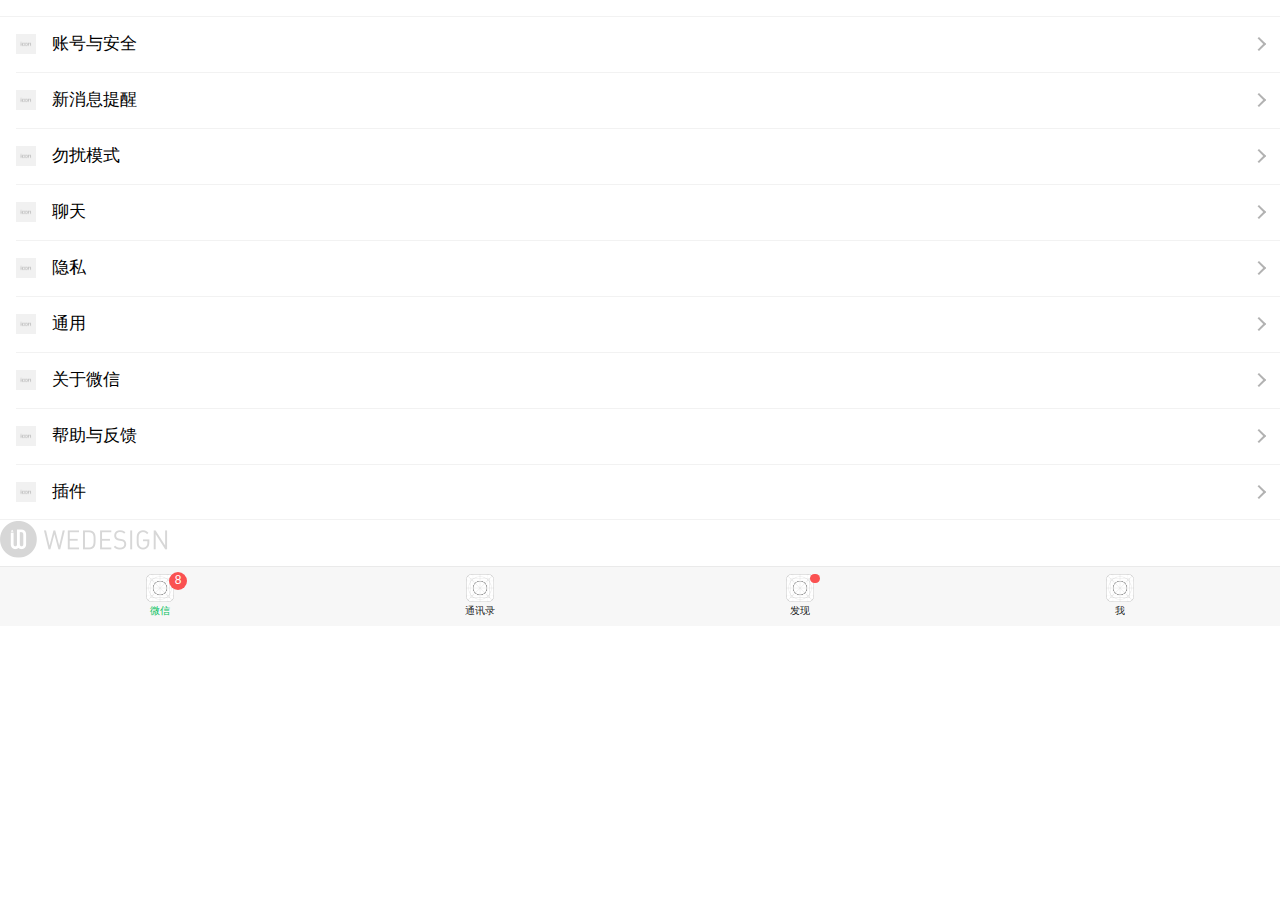
<file: we-ui-demo/instruction.html>
<!DOCTYPE html>
<html>

	<head>
		<meta charset="UTF-8">
		<title></title>
		<link rel="stylesheet" href="./css/weui.min.css" />
	</head>

	<body>
		<div class="page">
			<div class="page_bd">
				<div class="weui-cells__title"></div>
				<div class="weui-cells">
					<a class="weui-cell weui-cell_access weui-cell_example">
						<div class="weui-cell__hd"><img src="[data-uri]" alt="" style="width:20px;margin-right:16px;display:block"></div>
						<div class="weui-cell__bd">
							<p>账号与安全</p>
						</div>
						<div class="weui-cell__ft"></div>
					</a>
					<a class="weui-cell weui-cell_access weui-cell_example">
						<div class="weui-cell__hd"><img src="[data-uri]" alt="" style="width:20px;margin-right:16px;display:block"></div>
						<div class="weui-cell__bd">
							<p>新消息提醒</p>
						</div>
						<div class="weui-cell__ft"></div>
					</a>
					
					<a class="weui-cell weui-cell_access weui-cell_example">
						<div class="weui-cell__hd"><img src="[data-uri]" alt="" style="width:20px;margin-right:16px;display:block"></div>
						<div class="weui-cell__bd">
							<p>勿扰模式</p>
						</div>
						<div class="weui-cell__ft"></div>
					</a>
					<a class="weui-cell weui-cell_access weui-cell_example">
						<div class="weui-cell__hd"><img src="[data-uri]" alt="" style="width:20px;margin-right:16px;display:block"></div>
						<div class="weui-cell__bd">
							<p>聊天</p>
						</div>
						<div class="weui-cell__ft"></div>
					</a>
					<a class="weui-cell weui-cell_access weui-cell_example">
						<div class="weui-cell__hd"><img src="[data-uri]" alt="" style="width:20px;margin-right:16px;display:block"></div>
						<div class="weui-cell__bd">
							<p>隐私</p>
						</div>
						<div class="weui-cell__ft"></div>
					</a>
					<a class="weui-cell weui-cell_access weui-cell_example">
						<div class="weui-cell__hd"><img src="[data-uri]" alt="" style="width:20px;margin-right:16px;display:block"></div>
						<div class="weui-cell__bd">
							<p>通用</p>
						</div>
						<div class="weui-cell__ft"></div>
					</a>
					<a class="weui-cell weui-cell_access weui-cell_example">
						<div class="weui-cell__hd"><img src="[data-uri]" alt="" style="width:20px;margin-right:16px;display:block"></div>
						<div class="weui-cell__bd">
							<p>关于微信</p>
						</div>
						<div class="weui-cell__ft"></div>
					</a>
					<a class="weui-cell weui-cell_access weui-cell_example">
						<div class="weui-cell__hd"><img src="[data-uri]" alt="" style="width:20px;margin-right:16px;display:block"></div>
						<div class="weui-cell__bd">
							<p>帮助与反馈</p>
						</div>
						<div class="weui-cell__ft"></div>
					</a>
					<a class="weui-cell weui-cell_access weui-cell_example">
						<div class="weui-cell__hd"><img src="[data-uri]" alt="" style="width:20px;margin-right:16px;display:block"></div>
						<div class="weui-cell__bd">
							<p>插件</p>
						</div>
						<div class="weui-cell__ft"></div>
					</a>
				</div>
			</div>
			<div class="page__ft">
				<a href="javascript:home()"><img src="./images/icon_footer_link.png" /></a>
			</div>
		</div>
		<div class="page__bd" style="height: 100%;">
        <div class="weui-tab">
            <div class="weui-tab__panel">

            </div>
            <div class="weui-tabbar">
                <a href="javascript:;" class="weui-tabbar__item weui-bar__item_on">
                    <span style="display: inline-block;position: relative;">
                        <img src="./images/icon_tabbar.png" alt="" class="weui-tabbar__icon">
                        <span class="weui-badge" style="position: absolute;top: -2px;right: -13px;">8</span>
                    </span>
                    <p class="weui-tabbar__label">微信</p>
                </a>
                <a href="javascript:;" class="weui-tabbar__item">
                    <img src="./images/icon_tabbar.png" alt="" class="weui-tabbar__icon">
                    <p class="weui-tabbar__label">通讯录</p>
                </a>
                <a href="javascript:;" class="weui-tabbar__item">
                    <span style="display: inline-block;position: relative;">
                        <img src="./images/icon_tabbar.png" alt="" class="weui-tabbar__icon">
                        <span class="weui-badge weui-badge_dot" style="position: absolute;top: 0;right: -6px;"></span>
                    </span>
                    <p class="weui-tabbar__label">发现</p>
                </a>
                <a href="javascript:;" class="weui-tabbar__item">
                    <img src="./images/icon_tabbar.png" alt="" class="weui-tabbar__icon">
                    <p class="weui-tabbar__label">我</p>
                </a>
            </div>
        </div>
    </div>
	</body>
	<script src="./js/zepto.min.js"></script>
	<script type="text/javascript" src="https://res.wx.qq.com/open/js/jweixin-1.0.0.js"></script>
	<script src="https://res.wx.qq.com/open/libs/weuijs/1.2.1/weui.min.js"></script>

</html>
</file>
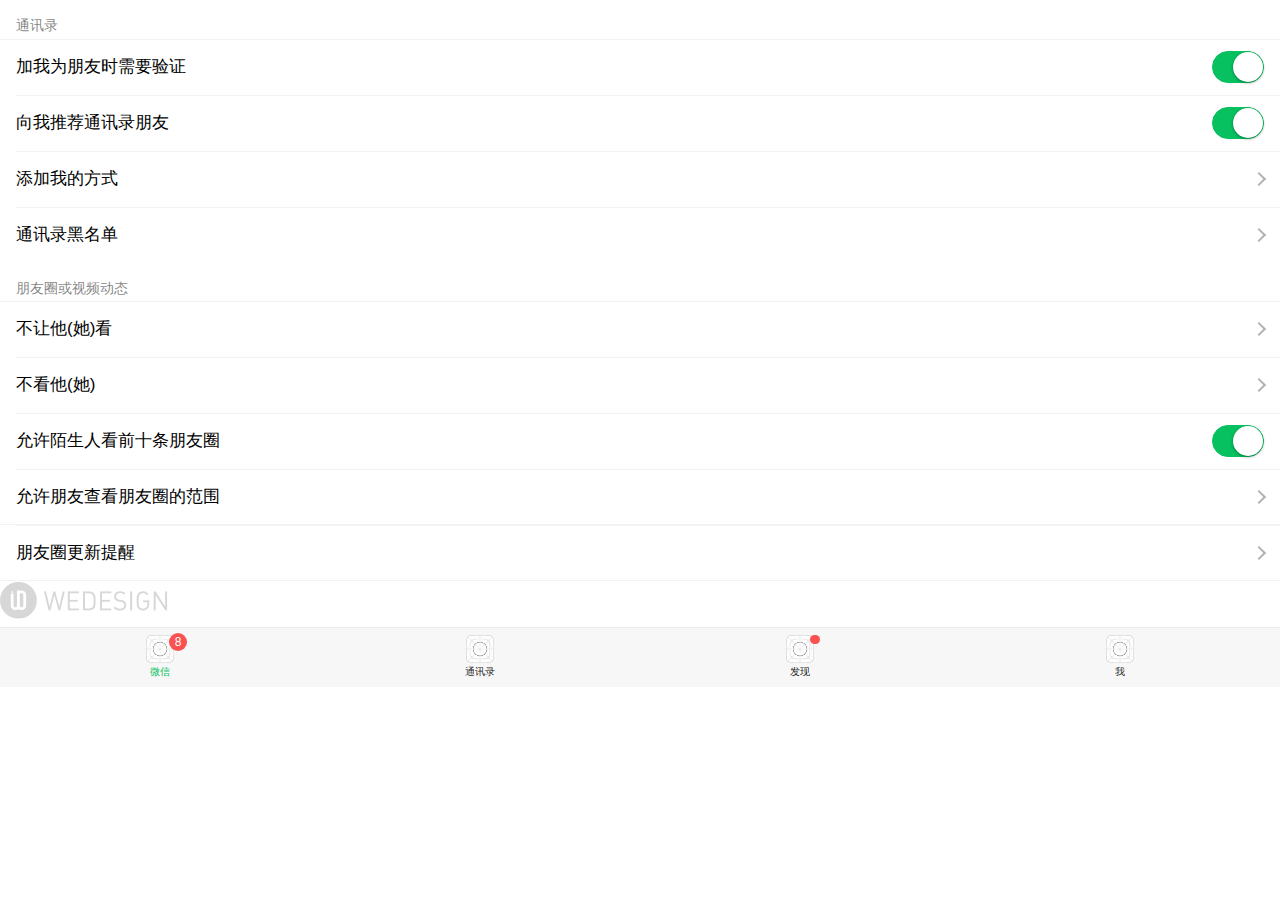
<file: we-ui-demo/privacy.html>
<!DOCTYPE html>
<html>

	<head>
		<meta charset="UTF-8">
		<title></title>
		<link rel="stylesheet" href="./css/weui.min.css" />
		<link rel="stylesheet" href="./css/privacy.css" />
	</head>

	<body>
		<div class="page">
			<div class="page_bd">
				<div class="weui-cells__title">通讯录</div>
				<div class="weui-cells">
					<div class="weui-cell weui-cell_switch">
						<div class="weui-cell__bd">
							<p>加我为朋友时需要验证</p>
						</div>
						<div class="weui-cell__ft">
							<label for="switchCP" 1 class="weui-switch-cp">
                        		<input id="switchCP1" class="weui-switch-cp__input" type="checkbox" checked="checked"/>
                        		<div class="weui-switch-cp__box"></div>
                    		</label>
						</div>
					</div>
					<div class="weui-cell weui-cell_switch">
						<div class="weui-cell__bd">
							<p>向我推荐通讯录朋友</p>
						</div>
						<div class="weui-cell__ft">
							<label for="switchCP2" class="weui-switch-cp">
                            	<input id="switchCP2" class="weui-switch-cp__input" type="checkbox" checked="checked"/>
                        		<div class="weui-switch-cp__box"></div>
                    		</label>
						</div>
					</div>

					<div class="weui-cell weui-cell_access weui-cell_example">
						<div class="weui-cell__bd">
							<p>添加我的方式</p>
						</div>
						<div class="weui-cell__ft"></div>
					</div>
					<div class="weui-cell weui-cell_access weui-cell_example">
						<div class="weui-cell__bd">
							<p>通讯录黑名单</p>
						</div>
						<div class="weui-cell__ft"></div>
					</div>
					<div class="weui-cells__title">朋友圈或视频动态</div>
					<div class="weui-cells">
						<div class="weui-cell weui-cell_access weui-cell_example">
							<div class="weui-cell__bd">
								<p>不让他(她)看</p>
							</div>
							<div class="weui-cell__ft"></div>
						</div>
						<div class="weui-cell weui-cell_access weui-cell_example">
							<div class="weui-cell__bd">
								<p>不看他(她)</p>
							</div>
							<div class="weui-cell__ft"></div>
						</div>

						<div class="weui-cell weui-cell_switch">
							<div class="weui-cell__bd">
								<p>允许陌生人看前十条朋友圈</p>
							</div>
							<div class="weui-cell__ft">
								<label for="switchCP" class="weui-switch-cp">
	                            	<input id="switchCP" class="weui-switch-cp__input" type="checkbox" checked="checked"/>
	                        		<div class="weui-switch-cp__box"></div>
                    			</label>
							</div>
						</div>
						<div class="weui-cell weui-cell_access weui-cell_example" id="showTTLDialogue">
							<div class="weui-cell__bd">
								<p>允许朋友查看朋友圈的范围</p>
							</div>
							<div class="weui-cell__ft" id="showTTL"></div>
						</div>
					</div>

					<div class="weui-cell weui-cell_access weui-cell_example">
						<div class="weui-cell__bd">
							<p>朋友圈更新提醒</p>
						</div>
						<div class="weui-cell__ft"></div>
					</div>
				</div>
			</div>
			<div class="page__ft">
				<a href="javascript:home()"><img src="./images/icon_footer_link.png" /></a>
			</div>
		</div>
		<div class="page__bd" style="height: 100%;">
			<div class="weui-tab">
				<div class="weui-tab__panel"></div>
				<div class="weui-tabbar">
					<a href="javascript:;" class="weui-tabbar__item weui-bar__item_on">
						<span style="display: inline-block;position: relative;">
                        <img src="./images/icon_tabbar.png" alt="" class="weui-tabbar__icon">
                        <span class="weui-badge" style="position: absolute;top: -2px;right: -13px;">8</span>
						</span>
						<p class="weui-tabbar__label">微信</p>
					</a>
					<a href="javascript:;" class="weui-tabbar__item">
						<img src="./images/icon_tabbar.png" alt="" class="weui-tabbar__icon">
						<p class="weui-tabbar__label">通讯录</p>
					</a>
					<a href="javascript:;" class="weui-tabbar__item">
						<span style="display: inline-block;position: relative;">
                        <img src="./images/icon_tabbar.png" alt="" class="weui-tabbar__icon">
                        <span class="weui-badge weui-badge_dot" style="position: absolute;top: 0;right: -6px;"></span>
						</span>
						<p class="weui-tabbar__label">发现</p>
					</a>
					<a href="javascript:;" class="weui-tabbar__item">
						<img src="./images/icon_tabbar.png" alt="" class="weui-tabbar__icon">
						<p class="weui-tabbar__label">我</p>
					</a>
				</div>
			</div>
		</div>
	</body>
	<script src="./js/zepto.min.js"></script>
	<script src="./js/privacy.js"></script>
	<script type="text/javascript" src="https://res.wx.qq.com/open/js/jweixin-1.0.0.js"></script>
	<script src="https://res.wx.qq.com/open/libs/weuijs/1.2.1/weui.min.js"></script>

</html>
</file>
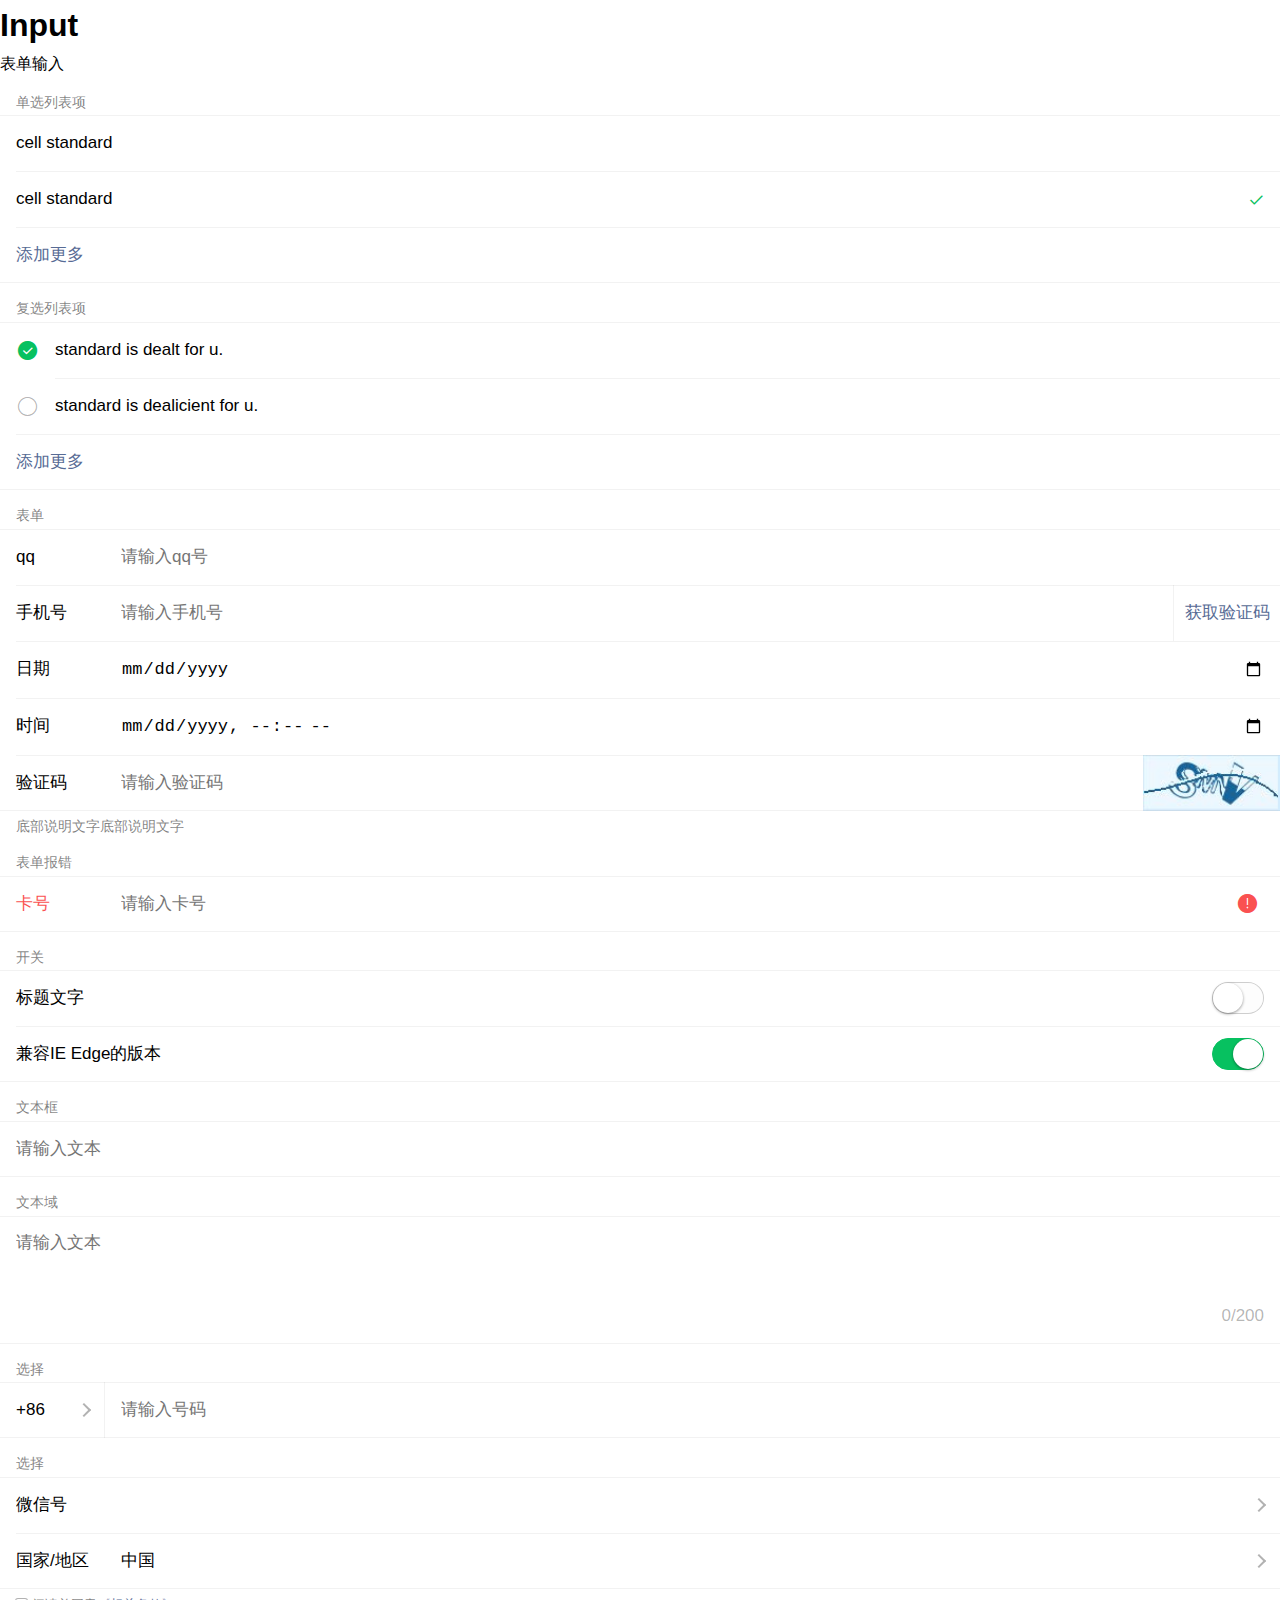
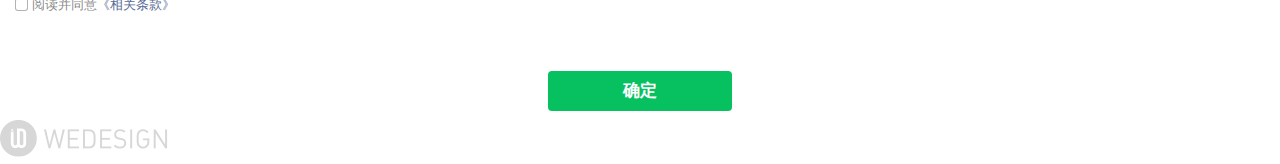
<file: we-ui-demo/table.html>
<!DOCTYPE html>
<html>

	<head>
		<meta charset="UTF-8">
		<title></title>
		<link rel="stylesheet" href="./css/weui.min.css" />
	</head>

	<body>
		<div class ="page">
			<div class ="page_hd">
				<h1 class="page__title">Input</h1>
				<p class="page__desc">表单输入</p>
			</div>
			<div class ="page_bd">
				<div class="weui-cells__title">单选列表项</div>
				<div class="weui-cells weui-cells_radio">
					<label class="weui-cell weui-check__label" for="x11">
                <div class="weui-cell__bd">
                    <p>cell standard</p>
                </div>
                <div class="weui-cell__ft">
                    <input type="radio" class="weui-check" name="radio1" id="x11"/>
                    <span class="weui-icon-checked"></span>
                </div>
            </label>
					<label class="weui-cell weui-check__label" for="x12">

                <div class="weui-cell__bd">
                    <p>cell standard</p>
                </div>
                <div class="weui-cell__ft">
                    <input type="radio" name="radio1" class="weui-check" id="x12" checked="checked"/>
                    <span class="weui-icon-checked"></span>
                </div>
            </label>
					<a href="javascript:void(0);" class="weui-cell weui-cell_link">
						<div class="weui-cell__bd">添加更多</div>
					</a>
				</div>
				<div class="weui-cells__title">复选列表项</div>
				<div class="weui-cells weui-cells_checkbox">
					<label class="weui-cell weui-check__label" for="s11">
                <div class="weui-cell__hd">
                    <input type="checkbox" class="weui-check" name="checkbox1" id="s11" checked="checked"/>
                    <i class="weui-icon-checked"></i>
                </div>
                <div class="weui-cell__bd">
                    <p>standard is dealt for u.</p>
                </div>
            </label>
					<label class="weui-cell weui-check__label" for="s12">
                <div class="weui-cell__hd">
                    <input type="checkbox" name="checkbox1" class="weui-check" id="s12"/>
                    <i class="weui-icon-checked"></i>
                </div>
                <div class="weui-cell__bd">
                    <p>standard is dealicient for u.</p>
                </div>
            </label>
					<a href="javascript:void(0);" class="weui-cell weui-cell_link">
						<div class="weui-cell__bd">添加更多</div>
					</a>
				</div>

				<div class="weui-cells__title">表单</div>
				<div class="weui-cells weui-cells_form">
					<div class="weui-cell">
						<div class="weui-cell__hd"><label class="weui-label">qq</label></div>
						<div class="weui-cell__bd">
							<input class="weui-input" type="number" pattern="[0-9]*" placeholder="请输入qq号" />
						</div>
					</div>
					<div class="weui-cell weui-cell_vcode">
						<div class="weui-cell__hd">
							<label class="weui-label">手机号</label>
						</div>
						<div class="weui-cell__bd">
							<input class="weui-input" type="tel" placeholder="请输入手机号" />
						</div>
						<div class="weui-cell__ft">
							<button class="weui-vcode-btn">获取验证码</button>
						</div>
					</div>
					<div class="weui-cell">
						<div class="weui-cell__hd"><label for="" class="weui-label">日期</label></div>
						<div class="weui-cell__bd">
							<input class="weui-input" type="date" value="" />
						</div>
					</div>
					<div class="weui-cell">
						<div class="weui-cell__hd"><label for="" class="weui-label">时间</label></div>
						<div class="weui-cell__bd">
							<input class="weui-input" type="datetime-local" value="" placeholder="" />
						</div>
					</div>
					<div class="weui-cell weui-cell_vcode">
						<div class="weui-cell__hd"><label class="weui-label">验证码</label></div>
						<div class="weui-cell__bd">
							<input class="weui-input" type="number" placeholder="请输入验证码" />
						</div>
						<div class="weui-cell__ft">
							<img class="weui-vcode-img" src="./images/vcode.jpg" />
						</div>
					</div>
				</div>
				<div class="weui-cells__tips">底部说明文字底部说明文字</div>

				<div class="weui-cells__title">表单报错</div>
				<div class="weui-cells weui-cells_form">
					<div class="weui-cell weui-cell_warn">
						<div class="weui-cell__hd"><label for="" class="weui-label">卡号</label></div>
						<div class="weui-cell__bd">
							<input class="weui-input" type="number" pattern="[0-9]*" value="weui input error" placeholder="请输入卡号" />
						</div>
						<div class="weui-cell__ft">
							<i class="weui-icon-warn"></i>
						</div>
					</div>
				</div>

				<div class="weui-cells__title">开关</div>
				<div class="weui-cells weui-cells_form">
					<div class="weui-cell weui-cell_switch">
						<div class="weui-cell__bd">标题文字</div>
						<div class="weui-cell__ft">
							<input class="weui-switch" type="checkbox" />
						</div>
					</div>
					<div class="weui-cell weui-cell_switch">
						<div class="weui-cell__bd">兼容IE Edge的版本</div>
						<div class="weui-cell__ft">
							<label for="switchCP" class="weui-switch-cp">
                        <input id="switchCP" class="weui-switch-cp__input" type="checkbox" checked="checked"/>
                        <div class="weui-switch-cp__box"></div>
                    </label>
						</div>
					</div>
				</div>

				<div class="weui-cells__title">文本框</div>
				<div class="weui-cells">
					<div class="weui-cell">
						<div class="weui-cell__bd">
							<input class="weui-input" type="text" placeholder="请输入文本" />
						</div>
					</div>
				</div>

				<div class="weui-cells__title">文本域</div>
				<div class="weui-cells weui-cells_form">
					<div class="weui-cell">
						<div class="weui-cell__bd">
							<textarea class="weui-textarea" placeholder="请输入文本" rows="3"></textarea>
							<div class="weui-textarea-counter"><span>0</span>/200</div>
						</div>
					</div>
				</div>

				<div class="weui-cells__title">选择</div>
				<div class="weui-cells">

					<div class="weui-cell weui-cell_select weui-cell_select-before">
						<div class="weui-cell__hd">
							<select class="weui-select" name="select2">
								<option value="1">+86</option>
								<option value="2">+80</option>
								<option value="3">+84</option>
								<option value="4">+87</option>
							</select>
						</div>
						<div class="weui-cell__bd">
							<input class="weui-input" type="number" pattern="[0-9]*" placeholder="请输入号码" />
						</div>
					</div>
				</div>
				<div class="weui-cells__title">选择</div>
				<div class="weui-cells">
					<div class="weui-cell weui-cell_select">
						<div class="weui-cell__bd">
							<select class="weui-select" name="select1">
								<option selected="" value="1">微信号</option>
								<option value="2">QQ号</option>
								<option value="3">Email</option>
							</select>
						</div>
					</div>
					<div class="weui-cell weui-cell_select weui-cell_select-after">
						<div class="weui-cell__hd">
							<label for="" class="weui-label">国家/地区</label>
						</div>
						<div class="weui-cell__bd">
							<select class="weui-select" name="select2">
								<option value="1">中国</option>
								<option value="2">美国</option>
								<option value="3">英国</option>
							</select>
						</div>
					</div>
				</div>

				<label for="weuiAgree" class="weui-agree">
            <input id="weuiAgree" type="checkbox" class="weui-agree__checkbox"/>
            <span class="weui-agree__text">
                阅读并同意<a href="javascript:void(0);">《相关条款》</a>
            </span>
        </label>

				<div class="weui-btn-area">
					<a class="weui-btn weui-btn_primary" href="javascript:" id="showTooltips">确定</a>
				</div>
			</div>
			<div class="page__ft">
				<a href="javascript:home()"><img src="./images/icon_footer_link.png" /></a>
			</div>
		</div>
    
	</body>
	<script src="./js/zepto.min.js"></script>
	<script type="text/javascript" src="https://res.wx.qq.com/open/js/jweixin-1.0.0.js"></script>
	<script src="https://res.wx.qq.com/open/libs/weuijs/1.2.1/weui.min.js"></script>
</html>
</file>
<file: we-ui-demo/css/privacy.css>
dialogueClass{
	width:200px;
	height:200px;
}

 .weui-dialog,.weui-toast {
        -webkit-transition-duration: .2s;
        -webkit-transform: scale(1) translate(50%, 50%);
        transform: scale(1) translate(50%, 30%);
    }
</file>
